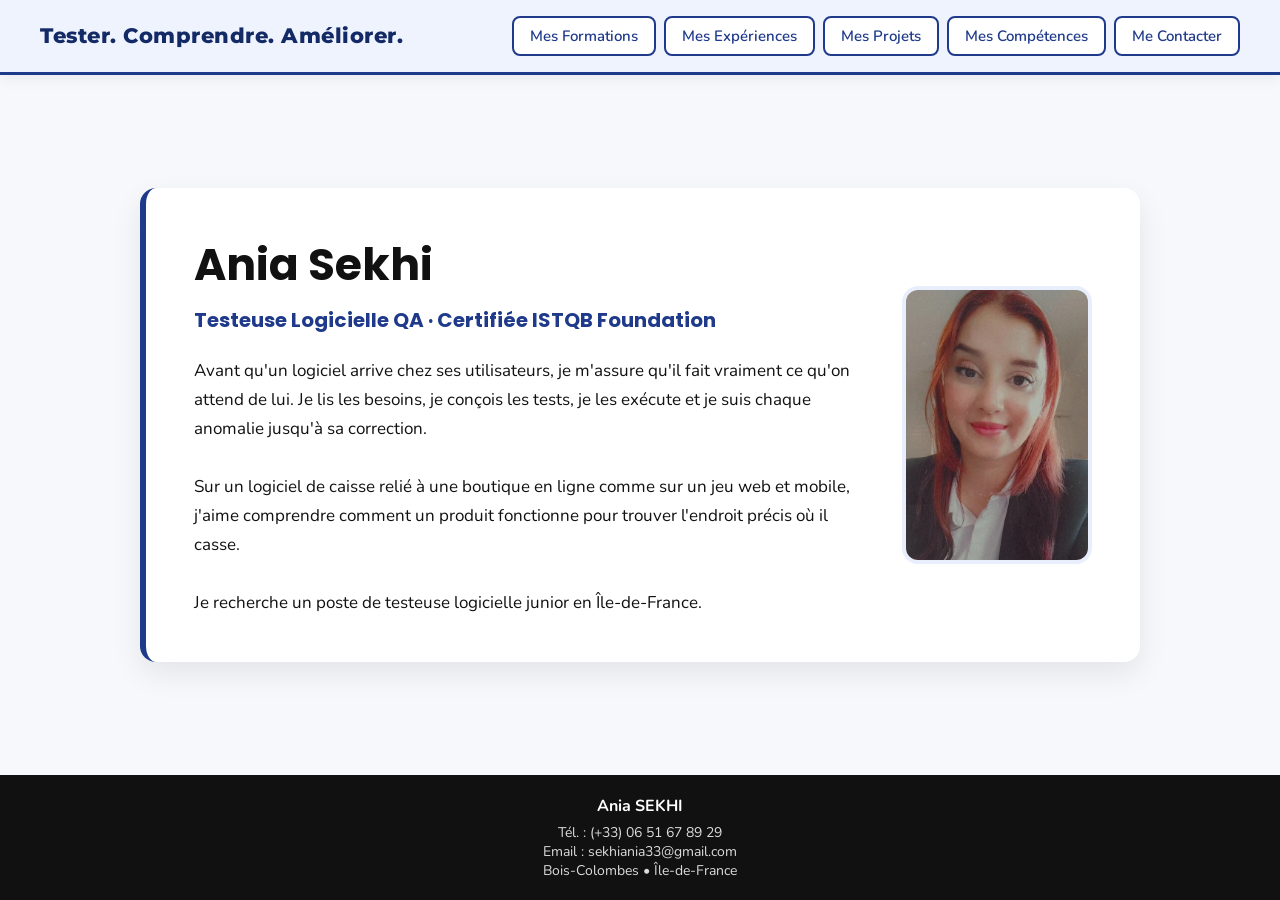
<file: index.html>
<!DOCTYPE html>
<html lang="fr">
<head>
  <meta charset="utf-8">
  <meta name="viewport" content="width=device-width, initial-scale=1">
  <title>Ania SEKHI</title>
  <link rel="stylesheet" href="assets/css/style.css" />
  <link rel="stylesheet" href="assets/css/commun.css" />
</head>
<body>
  <header class="nav">
    <div>
      <a href="index.html">Tester. Comprendre. Améliorer. </a>
      </div>
      <nav>
        <a href="formations.html">Mes Formations</a>
        <a href="experience.html">Mes Expériences</a>
        <a href="projets.html">Mes Projets</a>
        <a href="competences.html">Mes Compétences</a>
        <a href="contact.html">Me Contacter</a>
      </nav>
    
  </header>
  <main>
    <section class="paragraphe">
      
        <div class="paratexte">
          <h1>Ania Sekhi</h1>
          <h2>Testeuse Logicielle QA · Certifiée ISTQB Foundation</h2>

          <p>
Avant qu'un logiciel arrive chez ses utilisateurs, je m'assure qu'il fait vraiment ce qu'on attend de lui.
Je lis les besoins, je conçois les tests, je les exécute et je suis chaque anomalie jusqu'à sa correction.<br><br>

Sur un logiciel de caisse relié à une boutique en ligne comme sur un jeu web et mobile,
j'aime comprendre comment un produit fonctionne pour trouver l'endroit précis où il casse.<br><br>

Je recherche un poste de testeuse logicielle junior en Île-de-France.
          </p>

        
        </div>

     <div class="photo"> <img src="1774086935290.jpg" alt="me"></div>
    </section>



  </main>
<footer class="footer">
  <div class="footer-content">
    <strong>Ania SEKHI</strong>
    <div class="footer-contact">
      Tél. : (+33) 06 51 67 89 29<br>
      Email : sekhiania33@gmail.com <br>
      Bois-Colombes • Île-de-France
    </div>

  </div>
</footer>
  <script src="assets/js/script.js"></script>
</body>
</html>
</file>
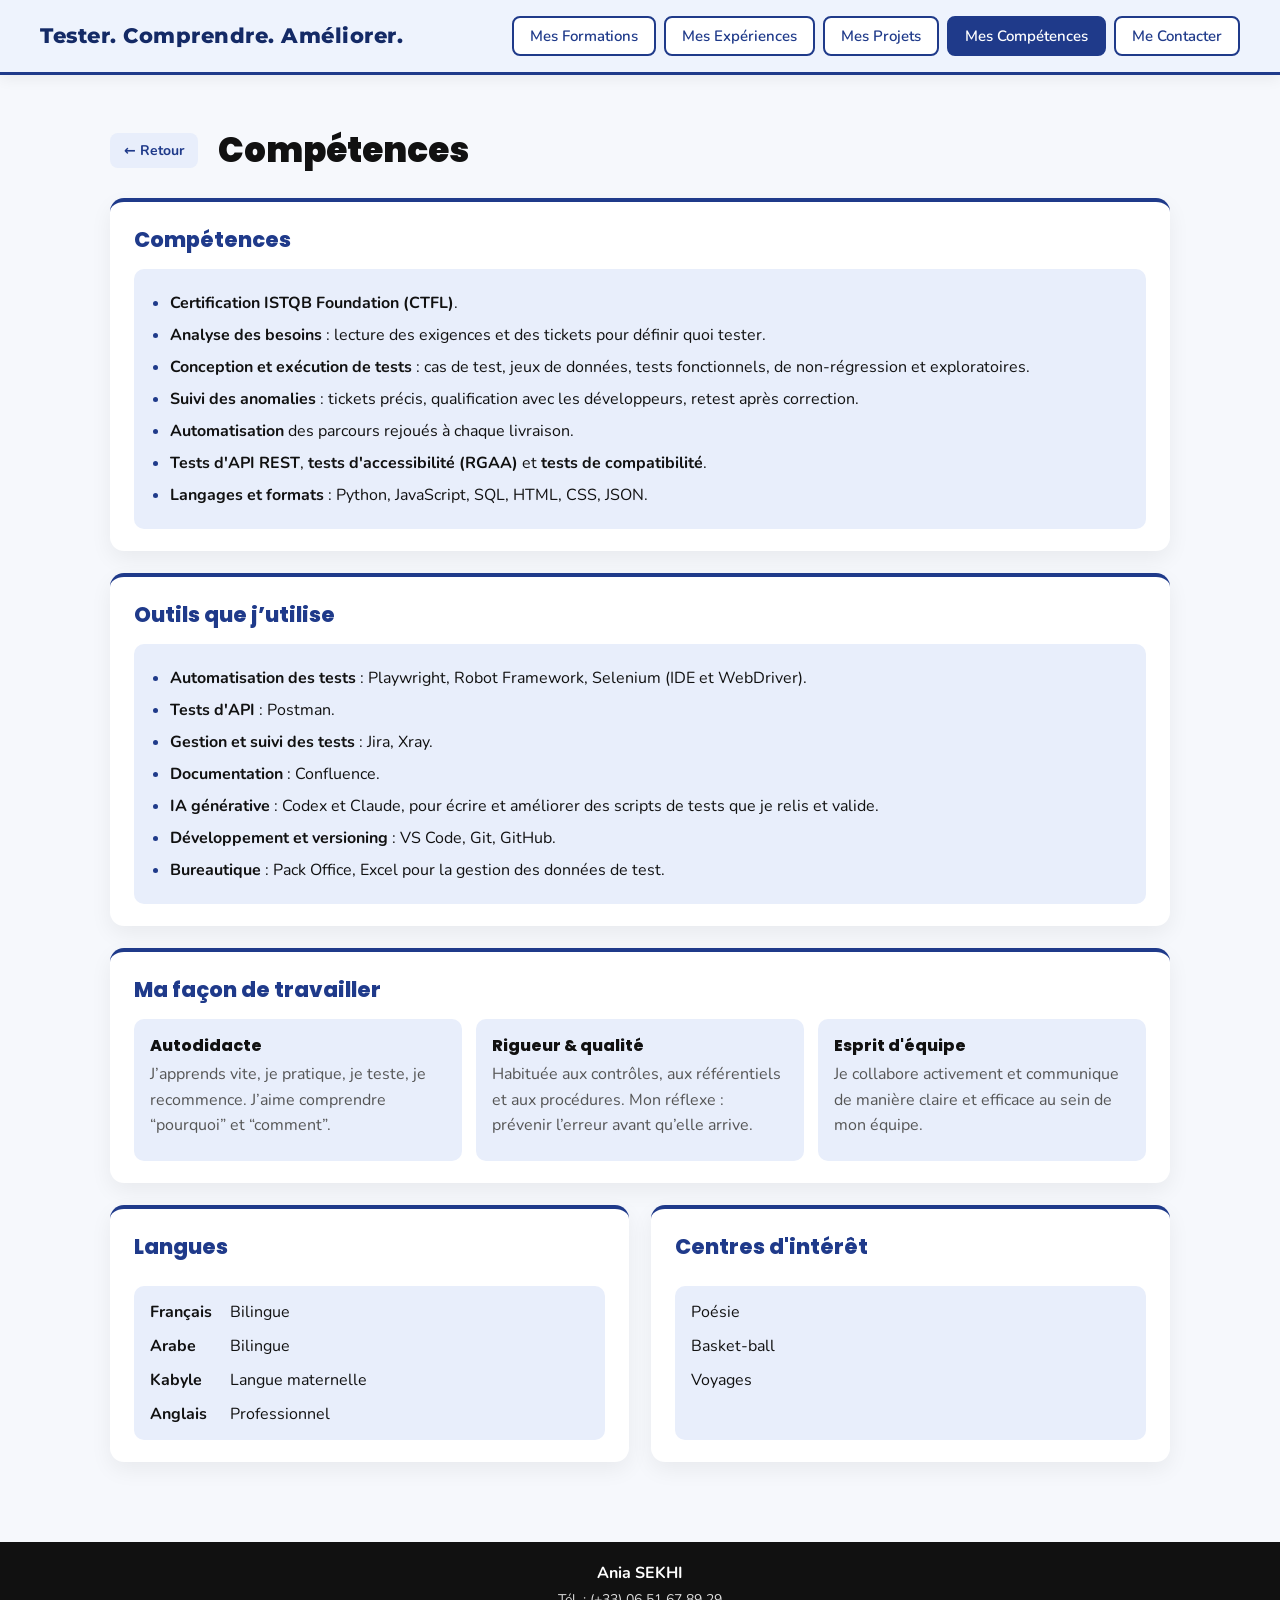
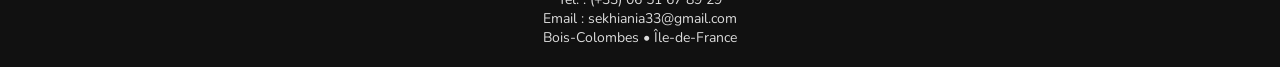
<file: competences.html>
<!DOCTYPE html>
<html lang="fr">
<head>
  <meta charset="utf-8">
  <meta name="viewport" content="width=device-width, initial-scale=1">
  <title>Compétences — Ania SEKHI</title>
  <link rel="stylesheet" href="assets/css/stylecompetences.css" />
  <link rel="stylesheet" href="assets/css/commun.css" />
</head>
<body>
  <header class="nav">
    <div>
      <a href="index.html">Tester. Comprendre. Améliorer. </a>
      </div>
      <nav>
        <a href="formations.html">Mes Formations</a>
        <a href="experience.html">Mes Expériences</a>
        <a href="projets.html">Mes Projets</a>
        <a href="competences.html">Mes Compétences</a>
        <a href="contact.html">Me Contacter</a>
      </nav>
    
  </header>

  <main>
    <div>
      <h1>Compétences</h1>
      <a href="index.html">← Retour</a>
    </div>

    <section>
        <h2>Compétences</h2>
        <div>
        <ul>
  <li><strong>Certification ISTQB Foundation (CTFL)</strong>.</li>
  <li><strong>Analyse des besoins</strong> : lecture des exigences et des tickets pour définir quoi tester.</li>
  <li><strong>Conception et exécution de tests</strong> : cas de test, jeux de données, tests fonctionnels, de non-régression et exploratoires.</li>
  <li><strong>Suivi des anomalies</strong> : tickets précis, qualification avec les développeurs, retest après correction.</li>
  <li><strong>Automatisation</strong> des parcours rejoués à chaque livraison.</li>
  <li><strong>Tests d'API REST</strong>, <strong>tests d'accessibilité (RGAA)</strong> et <strong>tests de compatibilité</strong>.</li>
  <li><strong>Langages et formats</strong> : Python, JavaScript, SQL, HTML, CSS, JSON.</li>
        </ul>
      </div>
    </section>

    <section>
        <h2>Outils que j’utilise</h2>
        <div>
        <ul>
  <li><strong>Automatisation des tests</strong> : Playwright, Robot Framework, Selenium (IDE et WebDriver).</li>
  <li><strong>Tests d'API</strong> : Postman.</li>
  <li><strong>Gestion et suivi des tests</strong> : Jira, Xray.</li>
  <li><strong>Documentation</strong> : Confluence.</li>
  <li><strong>IA générative</strong> : Codex et Claude, pour écrire et améliorer des scripts de tests que je relis et valide.</li>
  <li><strong>Développement et versioning</strong> : VS Code, Git, GitHub.</li>
  <li><strong>Bureautique</strong> : Pack Office, Excel pour la gestion des données de test.</li>
        </ul>
      </div>
    </section>

    <section>
        <h2>Ma façon de travailler</h2>
      <div>
          <h3>Autodidacte</h3>
          <p>
            J’apprends vite, je pratique, je teste, je recommence.
            J’aime comprendre “pourquoi” et “comment”.
          </p>
        </div>

        <div>
          <h3>Rigueur & qualité</h3>
          <p>
            Habituée aux contrôles, aux référentiels et aux procédures.
            Mon réflexe : <br>prévenir l’erreur avant qu’elle arrive.
          </p>
        </div>

        <div>
          <h3>Esprit d'équipe</h3>
          <p>
            Je collabore activement et communique de manière claire et efficace au sein de mon équipe.
          </p>
        </div>
    </section>

<section>
  <h2>Langues</h2>
  <div>
    <h3>Français</h3>
    <p>Bilingue</p>

    <h3>Arabe</h3>
    <p>Bilingue</p>

    <h3>Kabyle</h3>
    <p>Langue maternelle</p>

    <h3>Anglais</h3>
    <p>Professionnel</p>
  </div>
</section>

<section>
  <h2>Centres d'intérêt</h2>
  <div>
    <h3>Poésie</h3>
    <h3>Basket-ball</h3>
    <h3>Voyages</h3>
  </div>
</section>

  </main>
<footer class="footer">
  <div class="footer-content">
    <strong>Ania SEKHI</strong>
    <div class="footer-contact">
      Tél. : (+33) 06 51 67 89 29<br>
      Email : sekhiania33@gmail.com <br>
      Bois-Colombes • Île-de-France
    </div>

  </div>
</footer>
  <script src="assets/js/script.js"></script>
</body>
</html>
</file>
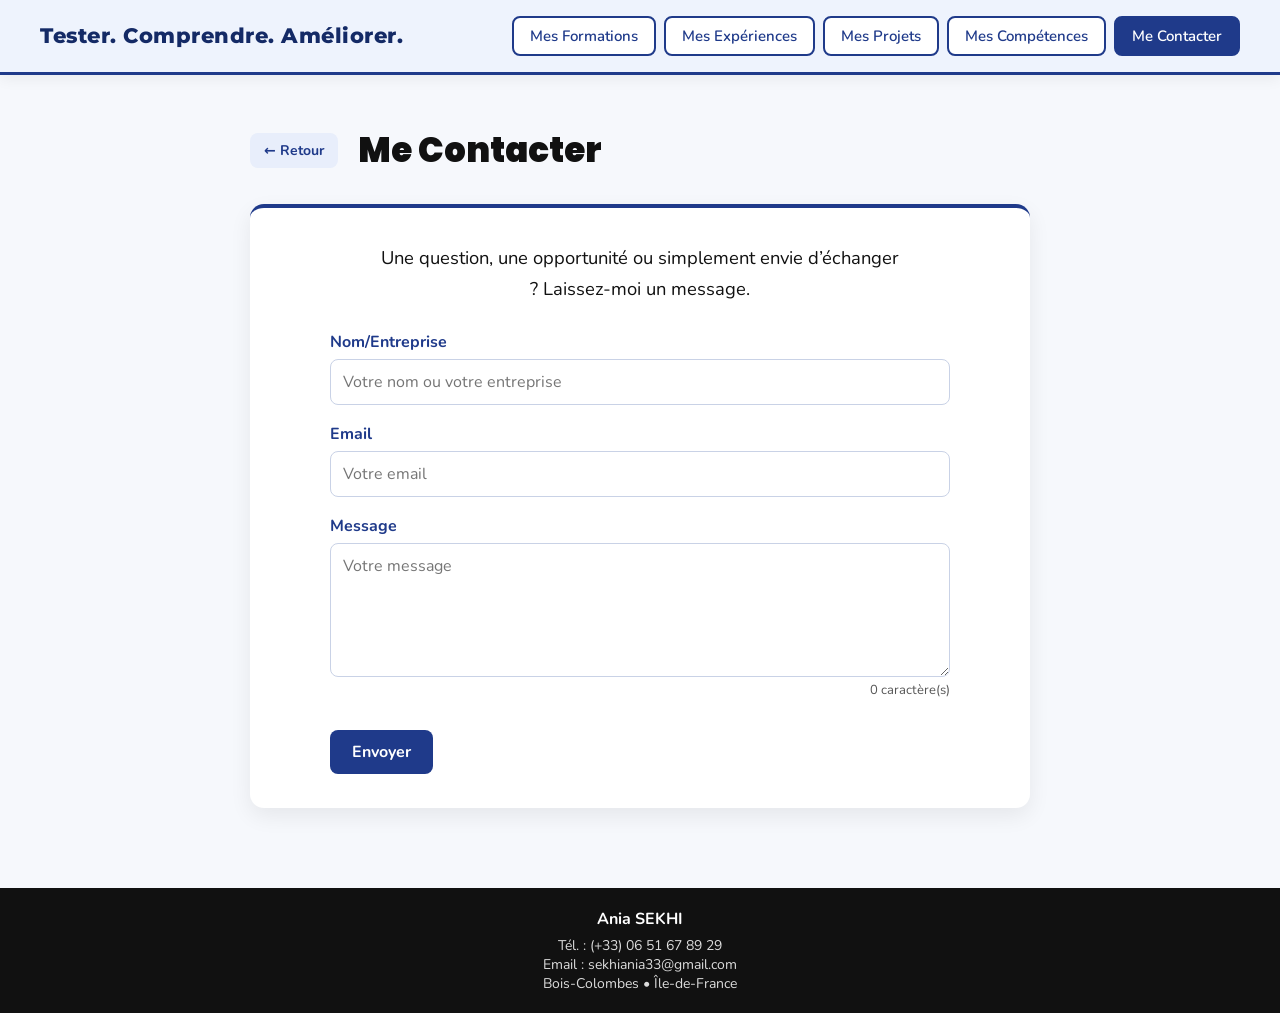
<file: contact.html>
<!DOCTYPE html>
<html lang="fr">
<head>
  <meta charset="utf-8">
  <meta name="viewport" content="width=device-width, initial-scale=1">
  <title>Contact — Ania SEKHI</title>
  <link rel="stylesheet" href="assets/css/stylecontact.css">
<link rel="stylesheet" href="assets/css/commun.css" />

</head>

<body>
  <header class="nav">
    <div>
      <a href="index.html">Tester. Comprendre. Améliorer.</a>
    </div>
    <nav>
      <a href="formations.html">Mes Formations</a>
      <a href="experience.html">Mes Expériences</a>
      <a href="projets.html">Mes Projets</a>
      <a href="competences.html">Mes Compétences</a>
      <a href="contact.html">Me Contacter</a>
    </nav>
  </header>

  <main>
      <div>
      <h1>Me Contacter</h1>
      <a href="index.html">← Retour</a>
    </div>

    <section class="contact-section">
      <p>
        Une question, une opportunité ou simplement envie d’échanger ?  
        Laissez-moi un message.
      </p>

      <form method="post" action="https://formsubmit.co/sekhiania33@gmail.com">
        <input type="hidden" name="_subject" value="Nouveau message depuis mon site CV">
        <input type="hidden" name="_template" value="table">
        <div class="form-group">
          <label for="name" >Nom/Entreprise</label>
          <input type="text" id="name" name="nom" required placeholder="Votre nom ou votre entreprise">
        </div>

        <div class="form-group">
          <label for="email">Email</label>
          <input type="email" id="email" name="email" required placeholder="Votre email">
        </div>

        <div class="form-group">
          <label for="message">Message</label>
          <textarea id="message" name="message" required rows="5" placeholder="Votre message"></textarea>
        </div>

        <button type="submit">Envoyer</button>
      </form>
    </section>
  </main>

  <footer class="footer">
    <div class="footer-content">
      <strong>Ania SEKHI</strong>
      <div class="footer-contact">
        Tél. : (+33) 06 51 67 89 29<br>
        Email : sekhiania33@gmail.com<br>
        Bois-Colombes • Île-de-France
      </div>
    </div>
  </footer>
  <script src="assets/js/script.js"></script>
</body>
</html>
</file>
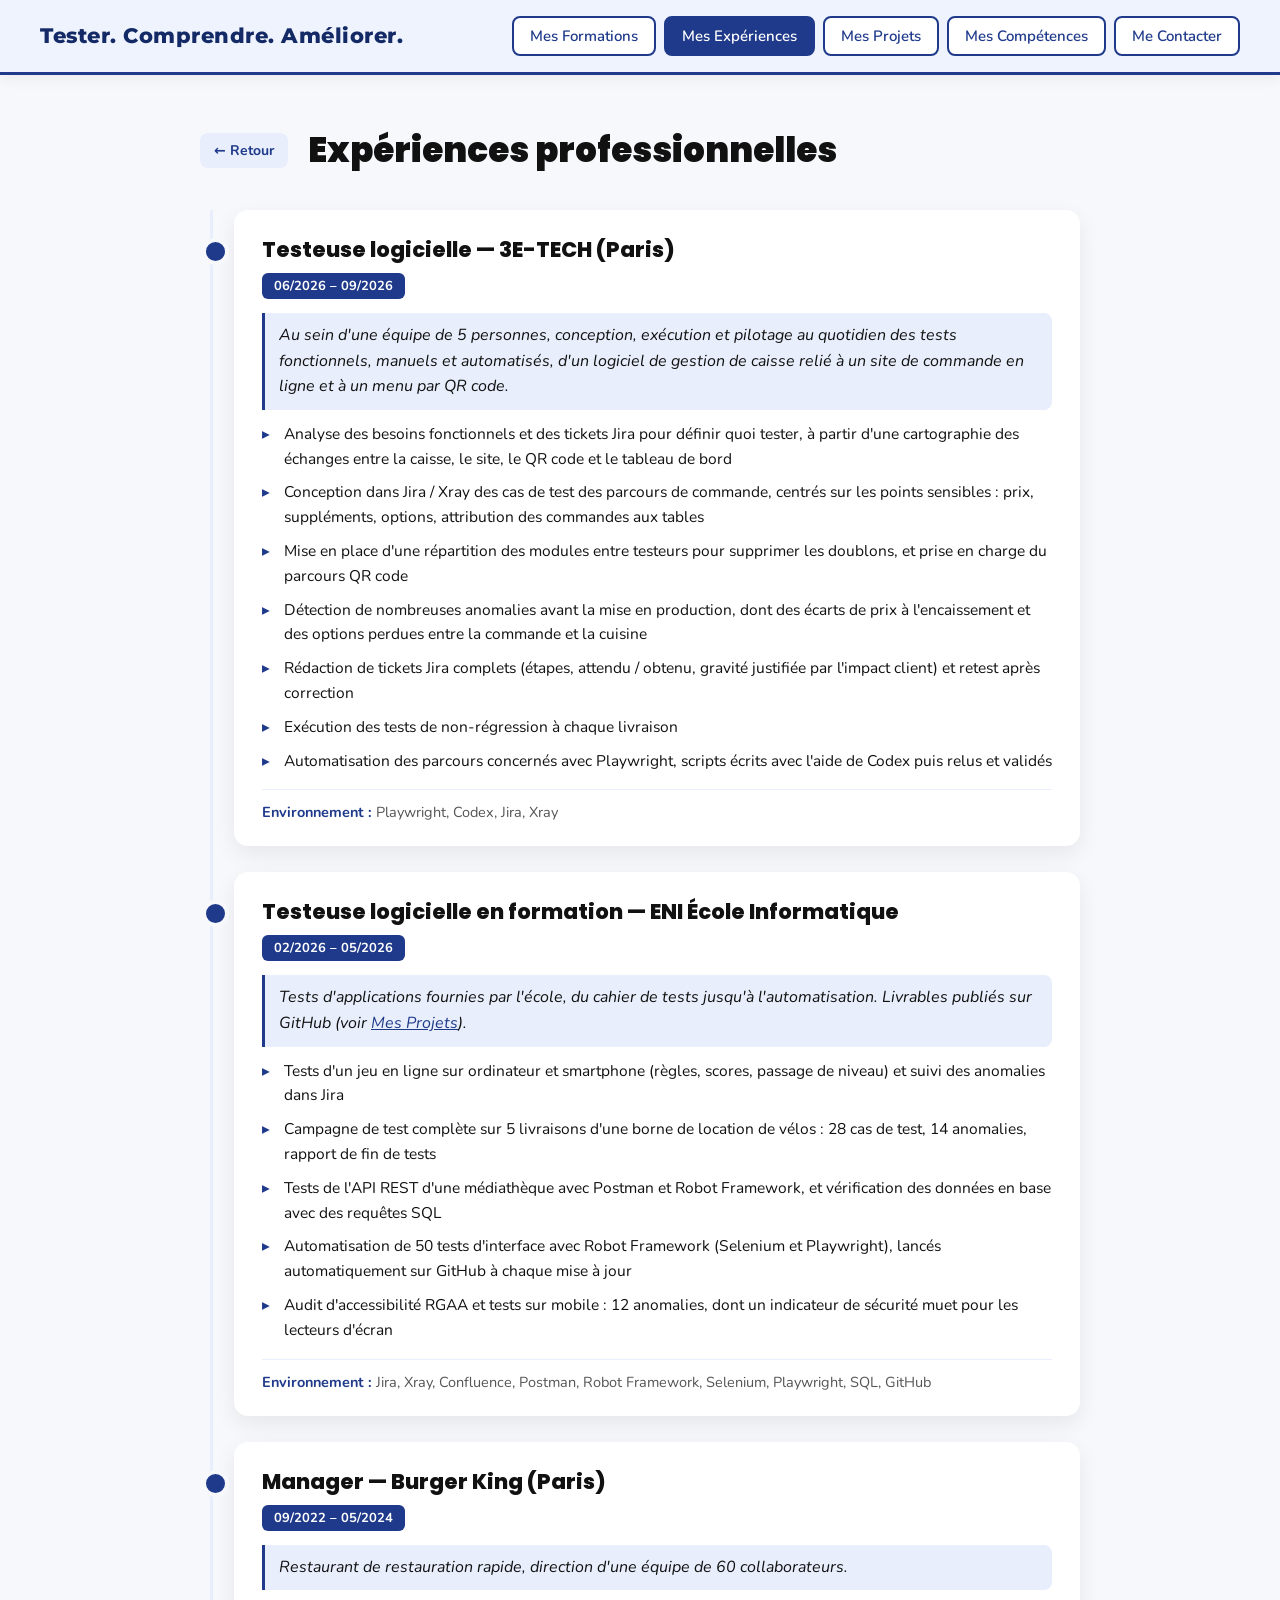
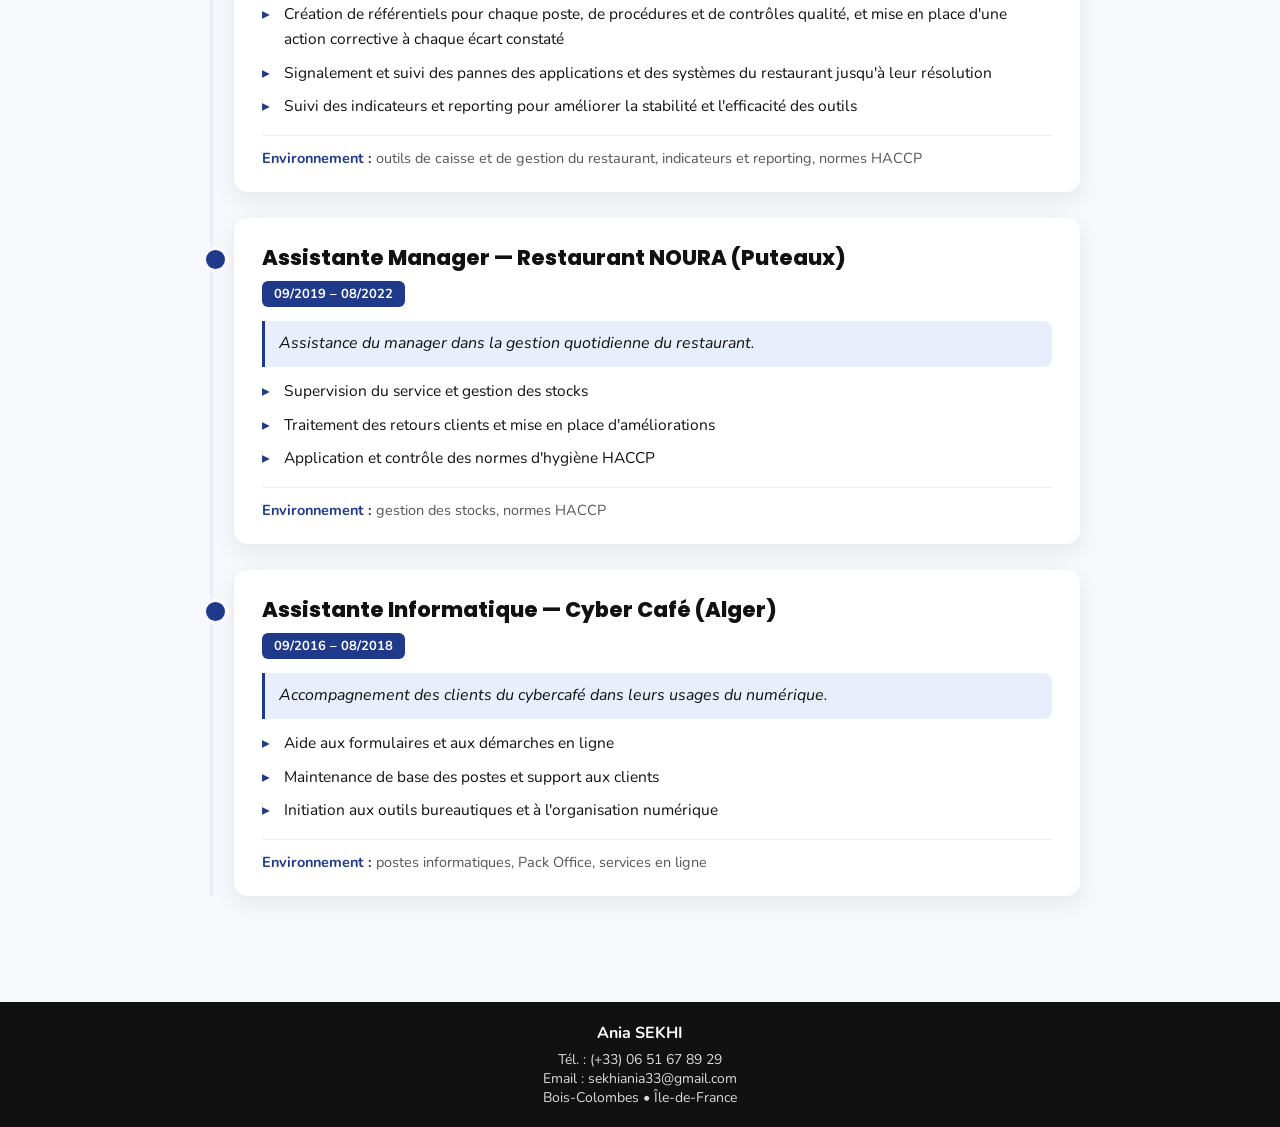
<file: experience.html>
<!DOCTYPE html>
<html lang="fr">
<head>
  <meta charset="utf-8">
  <meta name="viewport" content="width=device-width, initial-scale=1">
  <title>Expérience — Ania SEKHI</title>
  <link rel="stylesheet" href="assets/css/styleexperience.css" />
  <link rel="stylesheet" href="assets/css/commun.css" />
</head>
<body>
  <header class="nav">
    <div>
      <a href="index.html">Tester. Comprendre. Améliorer. </a>
      </div>
      <nav>
        <a href="formations.html">Mes Formations</a>
        <a href="experience.html">Mes Expériences</a>
        <a href="projets.html">Mes Projets</a>
        <a href="competences.html">Mes Compétences</a>
        <a href="contact.html">Me Contacter</a>
      </nav>
  </header>

  <main>
    <div>
      <h1>Expériences professionnelles</h1>
      <a href="index.html">← Retour</a>
    </div>

        <div>
          <h2>Testeuse logicielle — 3E-TECH (Paris)</h2>
          <div>
            <span>06/2026 – 09/2026</span>
          </div>
          <p class="contexte">Au sein d'une équipe de 5 personnes, conception, exécution et pilotage au quotidien des tests fonctionnels, manuels et automatisés, d'un logiciel de gestion de caisse relié à un site de commande en ligne et à un menu par QR code.</p>
          <ul>
            <li>Analyse des besoins fonctionnels et des tickets Jira pour définir quoi tester, à partir d'une cartographie des échanges entre la caisse, le site, le QR code et le tableau de bord</li>
            <li>Conception dans Jira / Xray des cas de test des parcours de commande, centrés sur les points sensibles : prix, suppléments, options, attribution des commandes aux tables</li>
            <li>Mise en place d'une répartition des modules entre testeurs pour supprimer les doublons, et prise en charge du parcours QR code</li>
            <li>Détection de nombreuses anomalies avant la mise en production, dont des écarts de prix à l'encaissement et des options perdues entre la commande et la cuisine</li>
            <li>Rédaction de tickets Jira complets (étapes, attendu / obtenu, gravité justifiée par l'impact client) et retest après correction</li>
            <li>Exécution des tests de non-régression à chaque livraison</li>
            <li>Automatisation des parcours concernés avec Playwright, scripts écrits avec l'aide de Codex puis relus et validés</li>
          </ul>
          <p class="environnement"><strong>Environnement :</strong> Playwright, Codex, Jira, Xray</p>
        </div>

        <div>
          <h2>Testeuse logicielle en formation — ENI École Informatique</h2>
          <div>
            <span>02/2026 – 05/2026</span>
          </div>
          <p class="contexte">Tests d'applications fournies par l'école, du cahier de tests jusqu'à l'automatisation. Livrables publiés sur GitHub (voir <a href="projets.html">Mes Projets</a>).</p>
          <ul>
            <li>Tests d'un jeu en ligne sur ordinateur et smartphone (règles, scores, passage de niveau) et suivi des anomalies dans Jira</li>
            <li>Campagne de test complète sur 5 livraisons d'une borne de location de vélos : 28 cas de test, 14 anomalies, rapport de fin de tests</li>
            <li>Tests de l'API REST d'une médiathèque avec Postman et Robot Framework, et vérification des données en base avec des requêtes SQL</li>
            <li>Automatisation de 50 tests d'interface avec Robot Framework (Selenium et Playwright), lancés automatiquement sur GitHub à chaque mise à jour</li>
            <li>Audit d'accessibilité RGAA et tests sur mobile : 12 anomalies, dont un indicateur de sécurité muet pour les lecteurs d'écran</li>
          </ul>
          <p class="environnement"><strong>Environnement :</strong> Jira, Xray, Confluence, Postman, Robot Framework, Selenium, Playwright, SQL, GitHub</p>
        </div>

        <div>
          <h2>Manager — Burger King (Paris)</h2>
          <div>
            <span>09/2022 – 05/2024</span>
          </div>
          <p class="contexte">Restaurant de restauration rapide, direction d'une équipe de 60 collaborateurs.</p>
          <ul>
            <li>Création de référentiels pour chaque poste, de procédures et de contrôles qualité, et mise en place d'une action corrective à chaque écart constaté</li>
            <li>Signalement et suivi des pannes des applications et des systèmes du restaurant jusqu'à leur résolution</li>
            <li>Suivi des indicateurs et reporting pour améliorer la stabilité et l'efficacité des outils</li>
          </ul>
          <p class="environnement"><strong>Environnement :</strong> outils de caisse et de gestion du restaurant, indicateurs et reporting, normes HACCP</p>
        </div>

        <div>
          <h2>Assistante Manager — Restaurant NOURA (Puteaux)</h2>
          <div>
            <span>09/2019 – 08/2022</span>
          </div>
          <p class="contexte">Assistance du manager dans la gestion quotidienne du restaurant.</p>
          <ul>
            <li>Supervision du service et gestion des stocks</li>
            <li>Traitement des retours clients et mise en place d'améliorations</li>
            <li>Application et contrôle des normes d'hygiène HACCP</li>
          </ul>
          <p class="environnement"><strong>Environnement :</strong> gestion des stocks, normes HACCP</p>
        </div>

        <div>
          <h2>Assistante Informatique — Cyber Café (Alger)</h2>
          <div>
            <span>09/2016 – 08/2018</span>
          </div>
          <p class="contexte">Accompagnement des clients du cybercafé dans leurs usages du numérique.</p>
          <ul>
            <li>Aide aux formulaires et aux démarches en ligne</li>
            <li>Maintenance de base des postes et support aux clients</li>
            <li>Initiation aux outils bureautiques et à l'organisation numérique</li>
          </ul>
          <p class="environnement"><strong>Environnement :</strong> postes informatiques, Pack Office, services en ligne</p>
        </div>

  </main>
<footer class="footer">
  <div class="footer-content">
    <strong>Ania SEKHI</strong>
    <div class="footer-contact">
      Tél. : (+33) 06 51 67 89 29<br>
      Email : sekhiania33@gmail.com <br>
      Bois-Colombes • Île-de-France
    </div>

  </div>
</footer>
  <script src="assets/js/script.js"></script>
</body>
</html>
</file>
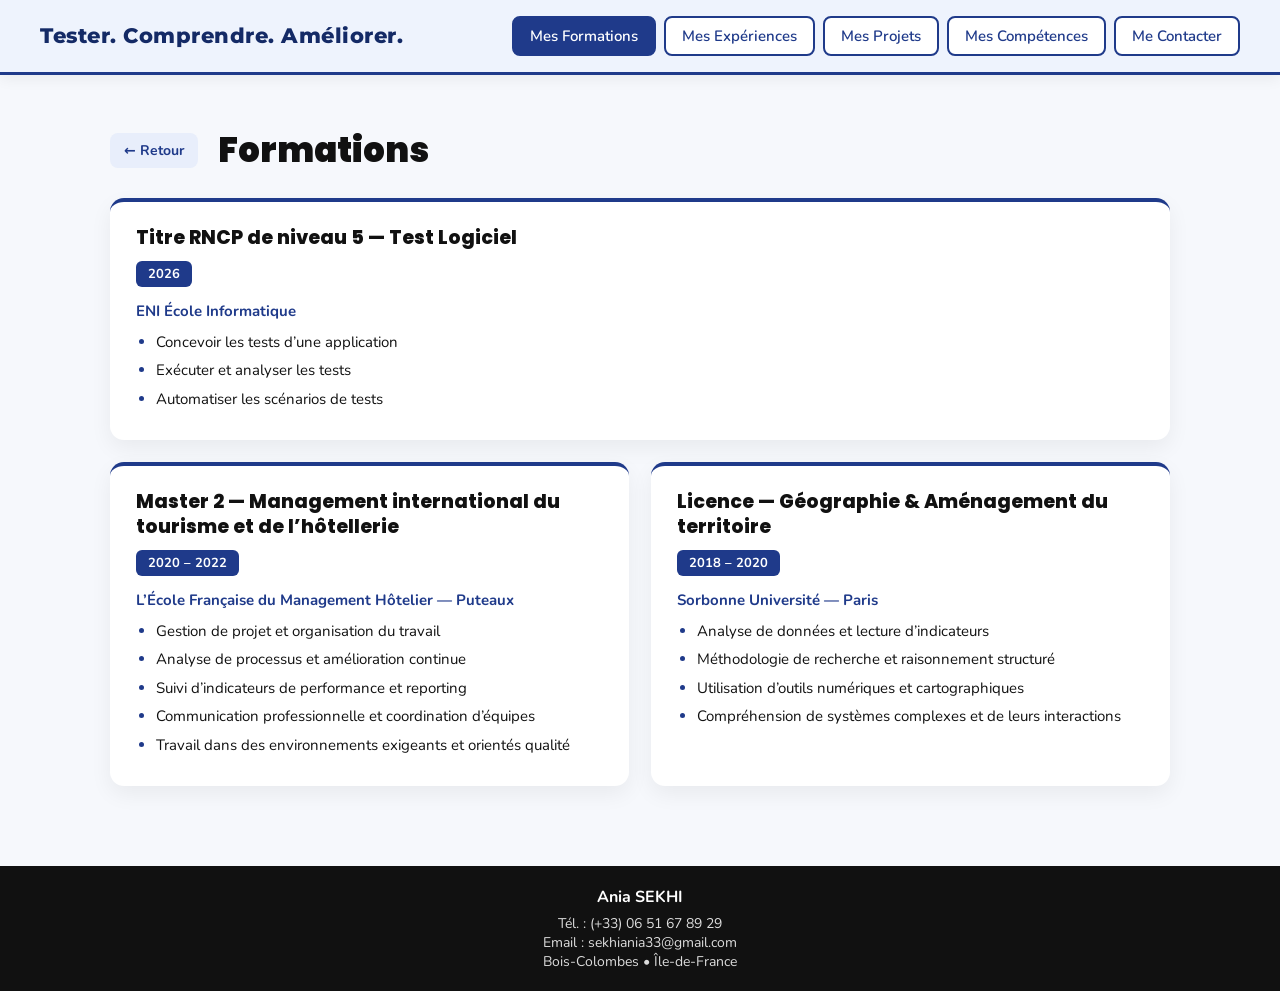
<file: formations.html>
<!DOCTYPE html>
<html lang="fr">
<head>
  <meta charset="utf-8">
  <meta name="viewport" content="width=device-width, initial-scale=1">
  <title>Formations — Ania SEKHI</title>
  <link rel="stylesheet" href="assets/css/styleformation.css" />
  <link rel="stylesheet" href="assets/css/commun.css" />
</head>
<body>
  <header class="nav">
    <div>
      <a href="index.html">Tester. Comprendre. Améliorer. </a>
      </div>
      <nav>
        <a href="formations.html">Mes Formations</a>
        <a href="experience.html">Mes Expériences</a>
        <a href="projets.html">Mes Projets</a>
        <a href="competences.html">Mes Compétences</a>
        <a href="contact.html">Me Contacter</a>
      </nav>
    
  </header>
  <main>
    <div>
      <h1>Formations</h1>
      <a href="index.html">← Retour</a>
    </div>
        <div>
          <h2> Titre RNCP de niveau 5 —  Test Logiciel</h2>
          <div> 
          <span>2026</span>
          </div>
          <p>ENI École Informatique</p>
        
          <ul>
            <li>Concevoir les tests d’une application</li>
            <li>Exécuter et analyser les tests</li>
            <li>Automatiser les scénarios de tests</li>
          </ul>
        </div>

        
        <div>
          <h2>Master 2 — Management international du tourisme et de l’hôtellerie</h2>
          <div>
            <span>2020 – 2022 </span>
          </div>
          <p>L’École Française du Management Hôtelier — Puteaux</p>

          <ul>
            <li>Gestion de projet et organisation du travail</li>
            <li>Analyse de processus et amélioration continue</li>
            <li>Suivi d’indicateurs de performance et reporting</li>
            <li>Communication professionnelle et coordination d’équipes</li>
            <li>Travail dans des environnements exigeants et orientés qualité</li>
          </ul>
        
        </div>
     
    
        
        <div>
          <h2>Licence — Géographie & Aménagement du territoire</h2>
          <div> 
            <span>2018 – 2020</span>
          </div>
          <p>Sorbonne Université — Paris</p>
           <ul>
            <li>Analyse de données et lecture d’indicateurs</li>
            <li>Méthodologie de recherche et raisonnement structuré</li>
            <li>Utilisation d’outils numériques et cartographiques</li>
            <li>Compréhension de systèmes complexes et de leurs interactions</li>
          </ul>
        </div>

  </main>
<footer class="footer">
  <div class="footer-content">
    <strong>Ania SEKHI</strong>
    <div class="footer-contact">
      Tél. : (+33) 06 51 67 89 29<br>
      Email : sekhiania33@gmail.com <br>
      Bois-Colombes • Île-de-France
    </div>

  </div>
</footer>
  <script src="assets/js/script.js"></script>
</body>
</html>
</file>
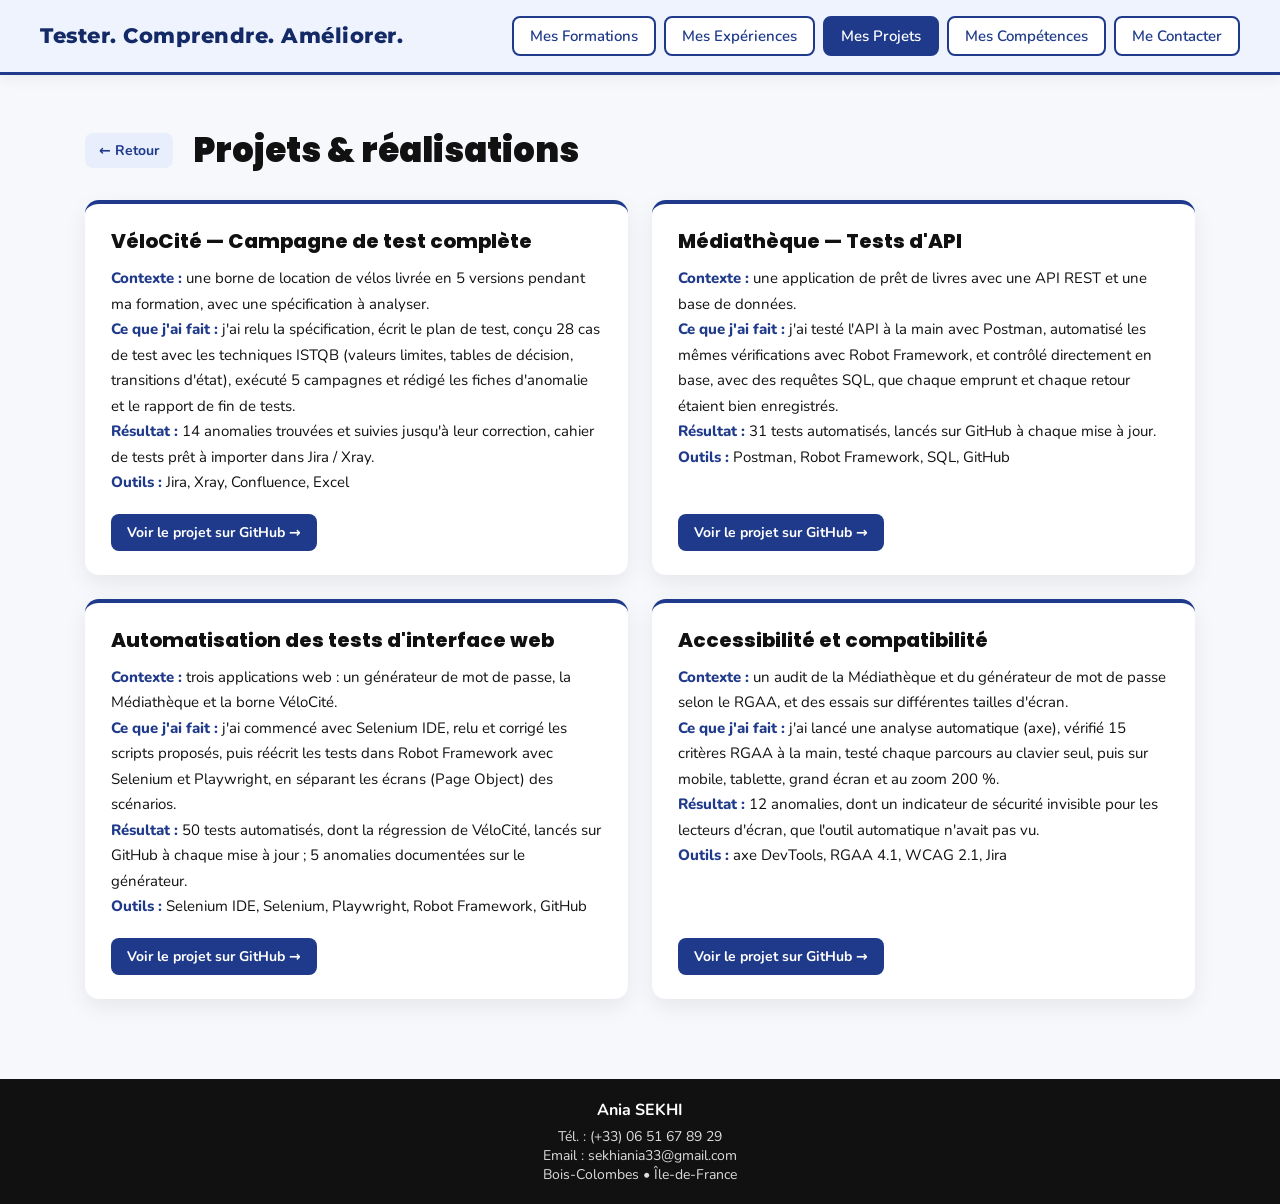
<file: projets.html>
<!DOCTYPE html>
<html lang="fr">
<head>
  <meta charset="utf-8">
  <meta name="viewport" content="width=device-width, initial-scale=1">
  <title>Projets — Ania SEKHI</title>
  <link rel="stylesheet" href="assets/css/styleprojet.css" />
  <link rel="stylesheet" href="assets/css/commun.css" />
</head>
<body>
  <header class="nav">
    <div>
      <a href="index.html">Tester. Comprendre. Améliorer. </a>
      </div>
      <nav>
        <a href="formations.html">Mes Formations</a>
        <a href="experience.html">Mes Expériences</a>
        <a href="projets.html">Mes Projets</a>
        <a href="competences.html">Mes Compétences</a>
        <a href="contact.html">Me Contacter</a>
      </nav>
    
  </header>
  <main>
    <div>
      <h1>Projets & réalisations</h1>
      <a href="index.html">← Retour</a>
    </div>

    <div>
      <h2>VéloCité — Campagne de test complète</h2>
      <p>
        <strong>Contexte :</strong> une borne de location de vélos livrée en 5 versions pendant ma formation, avec une spécification à analyser.<br>
        <strong>Ce que j'ai fait :</strong> j'ai relu la spécification, écrit le plan de test, conçu 28 cas de test avec les techniques ISTQB (valeurs limites, tables de décision, transitions d'état), exécuté 5 campagnes et rédigé les fiches d'anomalie et le rapport de fin de tests.<br>
        <strong>Résultat :</strong> 14 anomalies trouvées et suivies jusqu'à leur correction, cahier de tests prêt à importer dans Jira / Xray.<br>
        <strong>Outils :</strong> Jira, Xray, Confluence, Excel
      </p>
      <a class="lien-github" href="https://github.com/Ania-sekhi/velocite-campagne-de-test" target="_blank" rel="noopener">Voir le projet sur GitHub →</a>
    </div>

    <div>
      <h2>Médiathèque — Tests d'API</h2>
      <p>
        <strong>Contexte :</strong> une application de prêt de livres avec une API REST et une base de données.<br>
        <strong>Ce que j'ai fait :</strong> j'ai testé l'API à la main avec Postman, automatisé les mêmes vérifications avec Robot Framework, et contrôlé directement en base, avec des requêtes SQL, que chaque emprunt et chaque retour étaient bien enregistrés.<br>
        <strong>Résultat :</strong> 31 tests automatisés, lancés sur GitHub à chaque mise à jour.<br>
        <strong>Outils :</strong> Postman, Robot Framework, SQL, GitHub
      </p>
      <a class="lien-github" href="https://github.com/Ania-sekhi/Mediatheque-tests-api" target="_blank" rel="noopener">Voir le projet sur GitHub →</a>
    </div>

    <div>
      <h2>Automatisation des tests d'interface web</h2>
      <p>
        <strong>Contexte :</strong> trois applications web : un générateur de mot de passe, la Médiathèque et la borne VéloCité.<br>
        <strong>Ce que j'ai fait :</strong> j'ai commencé avec Selenium IDE, relu et corrigé les scripts proposés, puis réécrit les tests dans Robot Framework avec Selenium et Playwright, en séparant les écrans (Page Object) des scénarios.<br>
        <strong>Résultat :</strong> 50 tests automatisés, dont la régression de VéloCité, lancés sur GitHub à chaque mise à jour ; 5 anomalies documentées sur le générateur.<br>
        <strong>Outils :</strong> Selenium IDE, Selenium, Playwright, Robot Framework, GitHub
      </p>
      <a class="lien-github" href="https://github.com/Ania-sekhi/automatisation-interface-web" target="_blank" rel="noopener">Voir le projet sur GitHub →</a>
    </div>

    <div>
      <h2>Accessibilité et compatibilité</h2>
      <p>
        <strong>Contexte :</strong> un audit de la Médiathèque et du générateur de mot de passe selon le RGAA, et des essais sur différentes tailles d'écran.<br>
        <strong>Ce que j'ai fait :</strong> j'ai lancé une analyse automatique (axe), vérifié 15 critères RGAA à la main, testé chaque parcours au clavier seul, puis sur mobile, tablette, grand écran et au zoom 200 %.<br>
        <strong>Résultat :</strong> 12 anomalies, dont un indicateur de sécurité invisible pour les lecteurs d'écran, que l'outil automatique n'avait pas vu.<br>
        <strong>Outils :</strong> axe DevTools, RGAA 4.1, WCAG 2.1, Jira
      </p>
      <a class="lien-github" href="https://github.com/Ania-sekhi/accessibilite-compatibilite" target="_blank" rel="noopener">Voir le projet sur GitHub →</a>
    </div>

  </main>
<footer class="footer">
  <div class="footer-content">
    <strong>Ania SEKHI</strong>
    <div class="footer-contact">
      Tél. : (+33) 06 51 67 89 29<br>
      Email : sekhiania33@gmail.com <br>
      Bois-Colombes • Île-de-France
    </div>

  </div>
</footer>
  <script src="assets/js/script.js"></script>
</body>
</html>
</file>
<file: assets/css/style.css>
/* ===== Accueil : texte à gauche, photo à droite, dans une carte centrée ===== */
main {
  display: flex;
  align-items: center;
  justify-content: center;
  padding: 60px 20px;
}

.paragraphe {
  max-width: 1000px;
  width: 100%;
  display: flex;
  align-items: center;
  justify-content: space-between;
  gap: 50px;
  background-color: var(--blanc);
  border-left: 6px solid var(--bleu);
  border-radius: 16px;
  padding: 44px 48px;
  box-shadow: 0 12px 30px rgba(17, 17, 17, 0.08);
}

.paratexte { flex: 1; }

.paratexte h1 {
  margin: 0 0 8px;
  font-size: 44px;
  color: var(--noir);
}

.paratexte h2 {
  margin: 0 0 22px;
  font-size: 20px;
  color: var(--bleu);
}

.paratexte p {
  margin: 0;
  font-size: 17px;
  line-height: 1.7;
  color: var(--noir);
}

.photo img {
  width: 190px;
  height: auto;
  border-radius: 16px;
  border: 4px solid var(--bleu-clair);
  display: block;
}

@media (max-width: 760px) {
  .paragraphe { flex-direction: column-reverse; text-align: center; padding: 30px 22px; }
  .paratexte h1 { font-size: 34px; }
}
</file>
<file: assets/css/commun.css>
/* Polices : Montserrat pour le titre du site, Poppins pour les titres, Nunito pour le texte */
@import url('https://fonts.googleapis.com/css2?family=Nunito:wght@400;600;700;800&family=Poppins:wght@600;700;800&family=Montserrat:wght@800&display=swap');

/* ===== Couleurs du site : noir et bleu ===== */
:root {
  --bleu: #1f3a8a;
  --bleu-fonce: #142a66;
  --bleu-clair: #e8eefb;
  --noir: #111111;
  --gris: #555555;
  --fond: #f6f8fc;
  --entete: #eef3fd;
  --blanc: #ffffff;
}

* { box-sizing: border-box; }

h1, h2, h3 {
  font-family: 'Poppins', system-ui, sans-serif;
}

button, input, textarea { font-family: inherit; }

body {
  margin: 0;
  font-family: 'Nunito', system-ui, sans-serif;
  font-size: 16px;
  background-color: var(--fond);
  color: var(--noir);
  overflow-x: hidden;
  max-width: 100%;
  min-height: 100vh;
  display: flex;
  flex-direction: column;
}

/* Le contenu prend toute la place : le pied de page reste en bas */
main { flex: 1; width: 100%; }

/* ===== En-tête : titre à gauche, boutons à droite, reste visible en haut ===== */
.nav {
  position: sticky;
  top: 0;
  z-index: 10;
  width: 100%;
  background-color: var(--entete);
  border-bottom: 3px solid var(--bleu);
  box-shadow: 0 4px 14px rgba(17, 17, 17, 0.06);
  display: flex;
  flex-direction: row;
  align-items: center;
  justify-content: space-between;
  flex-wrap: wrap;
  gap: 12px;
  padding: 16px 40px;
}

.nav > div a {
  font-family: 'Montserrat', system-ui, sans-serif;
  font-size: 21px;
  font-weight: 800;
  letter-spacing: 0.5px;
  color: var(--bleu-fonce);
  text-decoration: none;
}

.nav > div a:hover { color: var(--bleu); }

.nav nav {
  display: flex;
  flex-wrap: wrap;
  gap: 8px;
}

.nav nav a {
  text-decoration: none;
  background-color: var(--blanc);
  color: var(--bleu);
  font-weight: 600;
  font-size: 15px;
  padding: 8px 16px;
  border: 2px solid var(--bleu);
  border-radius: 8px;
  transition: background-color 0.2s ease, color 0.2s ease;
}

.nav nav a:hover,
.nav nav a.actif {
  background-color: var(--bleu);
  color: var(--blanc);
}

/* ===== Bouton « Retour » commun à toutes les pages ===== */
main > div:first-child a {
  text-decoration: none;
  font-weight: 700;
  font-size: 14px;
  padding: 8px 14px;
  border-radius: 8px;
  background-color: var(--bleu-clair);
  color: var(--bleu);
}

main > div:first-child a:hover { background-color: var(--bleu); color: var(--blanc); }

/* ===== Pied de page ===== */
.footer {
  background-color: var(--noir);
  color: var(--blanc);
  text-align: center;
  padding: 20px 10px;
  width: 100%;
}

.footer-content {
  display: flex;
  flex-direction: column;
  align-items: center;
  gap: 6px;
}

.footer-contact {
  font-size: 14px;
  opacity: 0.85;
}

/* ===== Bouton « Haut de page » (affiché par le JavaScript) ===== */
.haut-de-page {
  position: fixed;
  right: 24px;
  bottom: 24px;
  width: 44px;
  height: 44px;
  border: none;
  border-radius: 50%;
  background-color: var(--bleu);
  color: var(--blanc);
  font-size: 20px;
  cursor: pointer;
  box-shadow: 0 6px 16px rgba(31, 58, 138, 0.35);
  display: none;
}

.haut-de-page.visible { display: block; }
.haut-de-page:hover { background-color: var(--bleu-fonce); }

/* ===== Petits écrans ===== */
@media (max-width: 760px) {
  .nav { justify-content: center; padding: 12px 16px; }
  .nav > div { width: 100%; text-align: center; }
  .nav nav { justify-content: center; }
}
</file>
<file: assets/css/stylecompetences.css>
/* ===== Compétences : sections en grille de 2 colonnes ===== */
main {
  max-width: 1100px;
  margin: 0 auto;
  padding: 50px 20px 80px;
  display: grid;
  grid-template-columns: 1fr 1fr;
  gap: 22px;
  align-items: stretch;
}

/* Titre et bouton retour sur toute la largeur */
main > div:first-child {
  grid-column: 1 / -1;
  display: flex;
  align-items: center;
  gap: 20px;
}

main > div:first-child h1 {
  order: 2;
  font-size: 34px;
  font-weight: 900;
  margin: 0;
}

/* Les deux premières sections (compétences, outils) prennent toute la largeur */
main section:nth-of-type(1),
main section:nth-of-type(2) { grid-column: 1 / -1; }

/* « Ma façon de travailler » sur toute la largeur, ses 3 cartes côte à côte */
main section:nth-of-type(3) {
  grid-column: 1 / -1;
  display: grid;
  grid-template-columns: repeat(3, 1fr);
  gap: 14px;
}

main section:nth-of-type(3) h2 { grid-column: 1 / -1; margin-bottom: 0; }
main section:nth-of-type(3) > div { margin-top: 0; }

/* Langues et centres d'intérêt : deux cartes de même hauteur */
main section:nth-of-type(4),
main section:nth-of-type(5) {
  align-self: stretch;
  display: flex;
  flex-direction: column;
}

main section:nth-of-type(4) > div,
main section:nth-of-type(5) > div { flex: 1; }

main section {
  background-color: var(--blanc);
  border-top: 4px solid var(--bleu);
  border-radius: 14px;
  padding: 22px 24px;
  box-shadow: 0 8px 22px rgba(17, 17, 17, 0.06);
}

main section h2 {
  margin: 0 0 14px;
  font-size: 21px;
  font-weight: 800;
  color: var(--bleu);
}

main section > div {
  background-color: var(--bleu-clair);
  border-radius: 10px;
  padding: 14px 16px;
  margin-top: 10px;
}

main section h3 {
  margin: 0 0 4px;
  font-size: 16px;
  font-weight: 800;
  color: var(--noir);
}

main section p {
  margin: 0 0 8px;
  line-height: 1.6;
  color: var(--gris);
}

main section ul { margin: 0; padding-left: 20px; }

main section ul li { margin: 8px 0; line-height: 1.5; }

main section ul li::marker { color: var(--bleu); }

@media (max-width: 760px) {
  main { grid-template-columns: 1fr; }
  main section:nth-of-type(3) { grid-template-columns: 1fr; }
}

/* Langues : une ligne par langue (langue à gauche, niveau à droite) */
main section:nth-of-type(4) > div {
  display: grid;
  grid-template-columns: auto 1fr;
  column-gap: 18px;
  row-gap: 10px;
  align-content: start;
}

main section:nth-of-type(4) h3,
main section:nth-of-type(4) p { margin: 0; }

/* Centres d'intérêt : un élément par ligne, même espacement que les langues */
main section:nth-of-type(5) h3 { margin: 0 0 10px; }

/* Langues et centres d'intérêt : même police et même taille que les listes du haut */
main section:nth-of-type(4) h3,
main section:nth-of-type(5) h3 {
  font-family: 'Nunito', system-ui, sans-serif;
  font-size: 16px;
  line-height: 1.5;
}

main section:nth-of-type(4) h3 { font-weight: 700; }

main section:nth-of-type(4) p {
  font-size: 16px;
  line-height: 1.5;
  color: var(--noir);
}

main section:nth-of-type(5) h3 { font-weight: 400; color: var(--noir); }
</file>
<file: assets/css/stylecontact.css>
/* ===== Contact : texte à gauche, formulaire à droite ===== */
main {
  max-width: 820px;
  margin: 0 auto;
  padding: 50px 20px 80px;
}

main > div:first-child {
  display: flex;
  align-items: center;
  gap: 20px;
  margin-bottom: 28px;
}

main > div:first-child h1 {
  order: 2;
  font-size: 34px;
  font-weight: 900;
  margin: 0;
}

.contact-section {
  display: flex;
  flex-direction: column;
  align-items: center;
  gap: 26px;
  background-color: var(--blanc);
  border-top: 4px solid var(--bleu);
  border-radius: 14px;
  padding: 34px;
  box-shadow: 0 8px 22px rgba(17, 17, 17, 0.07);
}

.contact-section > p {
  margin: 0;
  max-width: 520px;
  text-align: center;
  font-size: 1.15rem;
  line-height: 1.7;
  color: var(--noir);
}

.contact-section form { width: 100%; max-width: 620px; }

form {
  display: flex;
  flex-direction: column;
  gap: 18px;
}

.form-group {
  display: flex;
  flex-direction: column;
  text-align: left;
}

label {
  margin-bottom: 6px;
  font-weight: 700;
  color: var(--bleu);
}

input,
textarea {
  padding: 11px 12px;
  border-radius: 8px;
  border: 1px solid #c9d2e6;
  font-size: 1rem;
  font-family: inherit;
}

input:focus,
textarea:focus {
  outline: 2px solid var(--bleu);
  border-color: var(--bleu);
}

button {
  align-self: flex-start;
  padding: 11px 22px;
  border: none;
  border-radius: 8px;
  background-color: var(--bleu);
  color: var(--blanc);
  font-size: 1rem;
  font-weight: 700;
  cursor: pointer;
}

button:hover { background-color: var(--bleu-fonce); }

.contact-section .compteur {
  margin-top: 4px;
  font-size: 13px;
  color: var(--gris);
  text-align: right;
}

@media (max-width: 760px) {
  .contact-section { padding: 24px; }
}
</file>
<file: assets/css/styleexperience.css>
/* ===== Expériences : frise verticale ===== */
main {
  max-width: 920px;
  margin: 0 auto;
  padding: 50px 20px 80px;
}

main > div:first-child {
  display: flex;
  align-items: center;
  gap: 20px;
  margin-bottom: 34px;
}

main > div:first-child h1 {
  order: 2;
  font-size: 34px;
  font-weight: 900;
  margin: 0;
}

/* Chaque expérience : une carte reliée à la frise par un point bleu */
main > div:not(:first-child) {
  position: relative;
  margin: 0 0 26px 34px;
  padding: 24px 28px;
  background-color: var(--blanc);
  border-radius: 14px;
  box-shadow: 0 8px 22px rgba(17, 17, 17, 0.07);
}

/* La ligne de la frise */
main > div:not(:first-child)::before {
  content: "";
  position: absolute;
  left: -24px;
  top: 0;
  bottom: -26px;
  width: 3px;
  background-color: var(--bleu-clair);
}

main > div:last-child::before { bottom: 0; }

/* Le point de la frise */
main > div:not(:first-child)::after {
  content: "";
  position: absolute;
  left: -32px;
  top: 28px;
  width: 19px;
  height: 19px;
  border-radius: 50%;
  background-color: var(--bleu);
  border: 4px solid var(--fond);
}

main > div:not(:first-child) h2 {
  margin: 0 0 8px;
  font-size: 21px;
  font-weight: 800;
  color: var(--noir);
}

/* La date */
main > div:not(:first-child) > div:first-of-type {
  display: inline-block;
  margin: 0 0 14px;
  padding: 4px 12px;
  border-radius: 6px;
  background-color: var(--bleu);
  color: var(--blanc);
  font-size: 13px;
  font-weight: 700;
}

main > div:not(:first-child) .contexte {
  margin: 0 0 12px;
  padding: 10px 14px;
  border-left: 3px solid var(--bleu);
  background-color: var(--bleu-clair);
  border-radius: 0 8px 8px 0;
  font-style: italic;
  line-height: 1.6;
  color: var(--noir);
}

main > div:not(:first-child) .contexte a { color: var(--bleu); }

main > div:not(:first-child) ul {
  list-style: none;
  padding: 0;
  margin: 0;
}

main > div:not(:first-child) ul li {
  position: relative;
  padding-left: 22px;
  margin: 9px 0;
  line-height: 1.6;
  font-size: 15.5px;
}

main > div:not(:first-child) ul li::before {
  content: "▸";
  position: absolute;
  left: 0;
  top: 0;
  color: var(--bleu);
  font-weight: 900;
}

main > div:not(:first-child) .environnement {
  margin: 16px 0 0;
  padding-top: 12px;
  border-top: 1px solid var(--bleu-clair);
  font-size: 14.5px;
  color: var(--gris);
}

main > div:not(:first-child) .environnement strong { color: var(--bleu); }
</file>
<file: assets/css/styleformation.css>
/* ===== Formations : cartes en grille ===== */
main {
  max-width: 1100px;
  margin: 0 auto;
  padding: 50px 20px 80px;
  display: grid;
  grid-template-columns: repeat(2, 1fr);
  gap: 22px;
}

main > div:first-child {
  grid-column: 1 / -1;
  display: flex;
  align-items: center;
  gap: 20px;
}

main > div:first-child h1 {
  order: 2;
  font-size: 34px;
  font-weight: 900;
  margin: 0;
}

/* La formation de testeuse, la plus récente, sur toute la largeur */
main > div:nth-child(2) { grid-column: 1 / -1; border-top-width: 6px; }

main > div:not(:first-child) {
  background-color: var(--blanc);
  border-top: 4px solid var(--bleu);
  border-radius: 14px;
  padding: 24px 26px;
  box-shadow: 0 8px 22px rgba(17, 17, 17, 0.06);
}

main > div:not(:first-child) h2 {
  margin: 0 0 10px;
  font-size: 19px;
  font-weight: 800;
  line-height: 1.3;
  color: var(--noir);
}

/* L'année */
main > div:not(:first-child) > div {
  display: inline-block;
  margin: 0 0 8px;
  padding: 4px 12px;
  border-radius: 6px;
  background-color: var(--bleu);
  color: var(--blanc);
  font-size: 13px;
  font-weight: 700;
}

main > div:not(:first-child) p {
  margin: 6px 0 10px;
  font-size: 15px;
  font-weight: 700;
  color: var(--bleu);
}

main > div:not(:first-child) ul { margin: 0; padding-left: 20px; }

main > div:not(:first-child) ul li { margin: 6px 0; font-size: 15px; line-height: 1.5; }

main > div:not(:first-child) ul li::marker { color: var(--bleu); }

@media (max-width: 760px) {
  main { grid-template-columns: 1fr; }
}
</file>
<file: assets/css/styleprojet.css>
/* ===== Projets : grille de 2 cartes par ligne ===== */
main {
  max-width: 1150px;
  margin: 0 auto;
  padding: 50px 20px 80px;
  display: grid;
  grid-template-columns: repeat(2, 1fr);
  gap: 24px;
}

main > div:first-child {
  grid-column: 1 / -1;
  display: flex;
  align-items: center;
  gap: 20px;
}

main > div:first-child h1 {
  order: 2;
  font-size: 34px;
  font-weight: 900;
  margin: 0;
}

main > div:not(:first-child) {
  display: flex;
  flex-direction: column;
  background-color: var(--blanc);
  border-top: 4px solid var(--bleu);
  border-radius: 14px;
  padding: 24px 26px;
  box-shadow: 0 8px 22px rgba(17, 17, 17, 0.07);
  transition: transform 0.2s ease, box-shadow 0.2s ease;
}

main > div:not(:first-child):hover {
  transform: translateY(-3px);
  box-shadow: 0 14px 30px rgba(31, 58, 138, 0.15);
}

main > div:not(:first-child) h2 {
  margin: 0 0 12px;
  font-size: 20px;
  font-weight: 800;
  color: var(--noir);
  line-height: 1.3;
}

main > div:not(:first-child) p {
  margin: 0;
  flex: 1;
  line-height: 1.7;
  font-size: 15px;
  color: var(--noir);
}

main > div:not(:first-child) strong { color: var(--bleu); font-weight: 800; }

/* Lien vers le dépôt GitHub, toujours en bas de la carte */
main > div:not(:first-child) .lien-github {
  align-self: flex-start;
  margin-top: 18px;
  padding: 9px 16px;
  border-radius: 8px;
  background-color: var(--bleu);
  color: var(--blanc);
  font-weight: 700;
  font-size: 14px;
  text-decoration: none;
}

main > div:not(:first-child) .lien-github:hover { background-color: var(--bleu-fonce); }

@media (max-width: 760px) {
  main { grid-template-columns: 1fr; }
}
</file>
